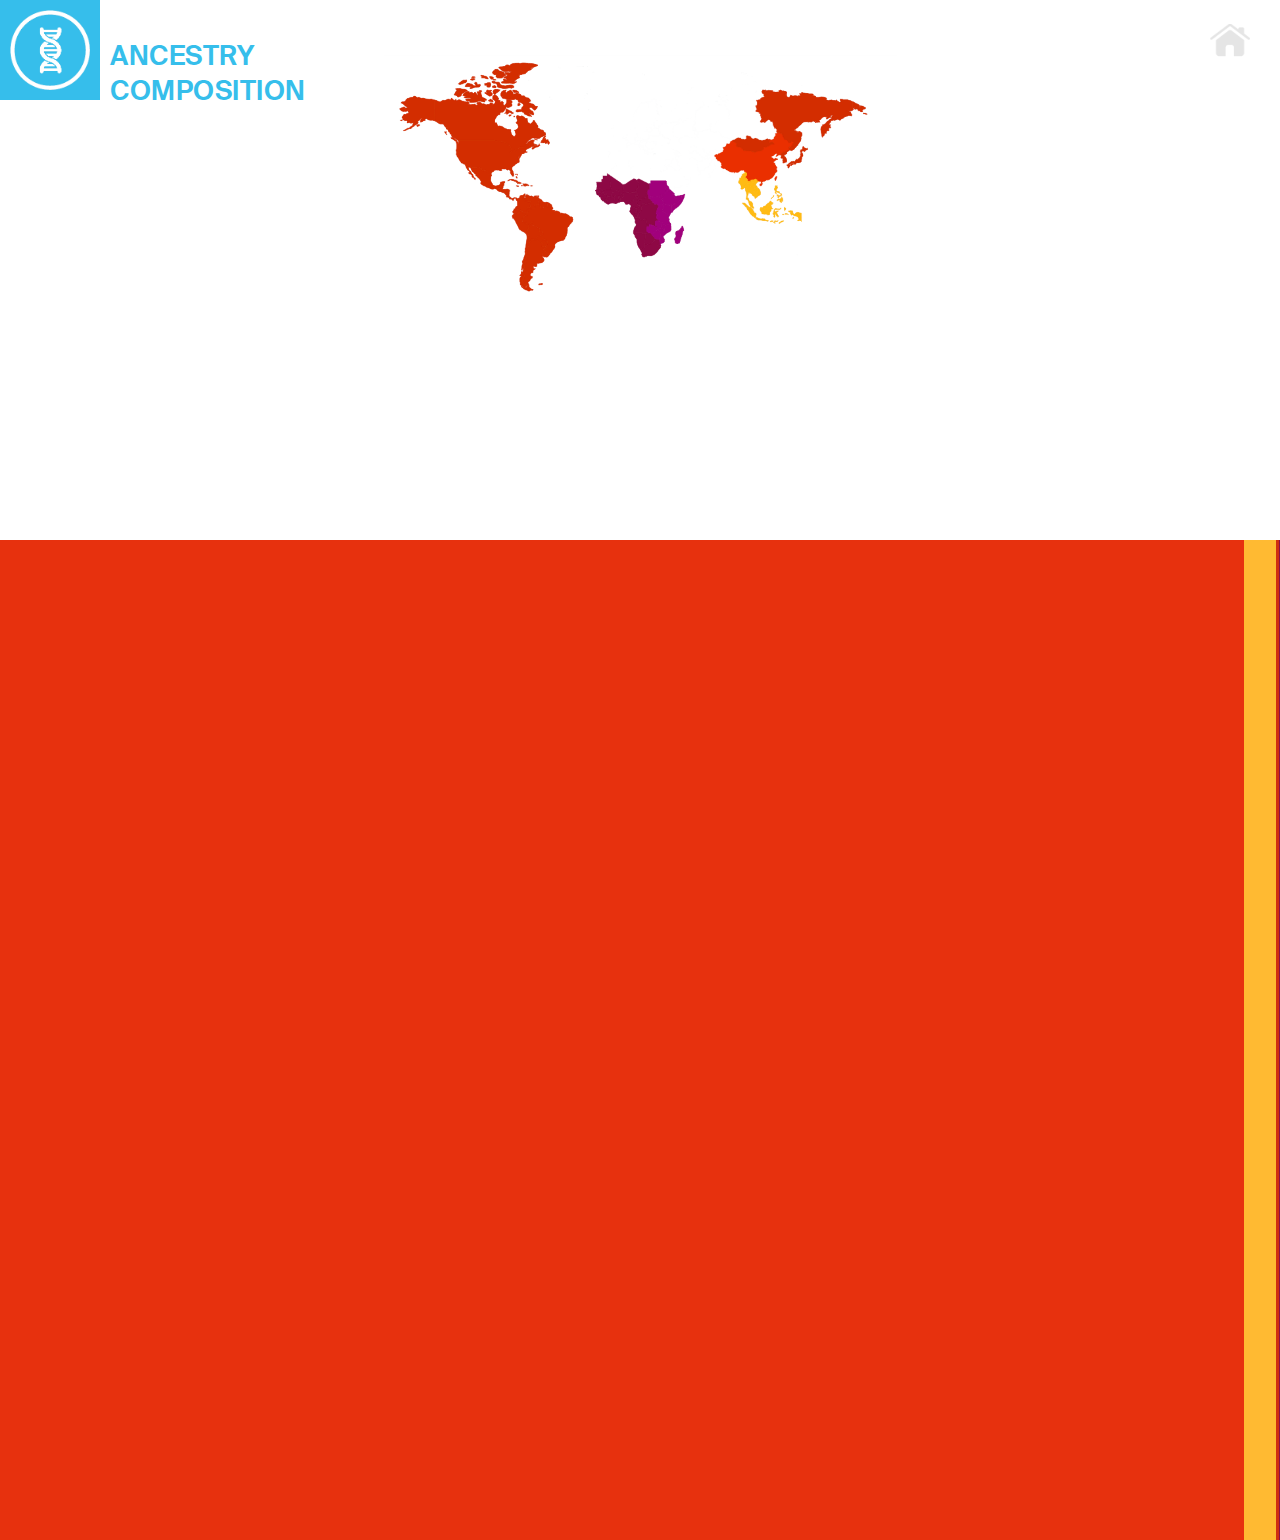
<file: dna.html>
<!DOCTYPE html>
<html lang="en">
	<head>
		<meta charset="utf-8">
		<meta name="viewport"
    content="width=device-width,
    initial-scale=1">
		<title>Jonathan H. Kho</title>
		<script   src="https://code.jquery.com/jquery-3.0.0.min.js"   integrity="sha256-JmvOoLtYsmqlsWxa7mDSLMwa6dZ9rrIdtrrVYRnDRH0=" crossorigin="anonymous"></script>
    <script src="script.js"></script>
		<link href="style.css" rel="stylesheet">
	</head>

	<body>

		<img src='8_white.png' class="icon">

		<a href="index.html"><img src="homeicon.png" class="homeicon"	/></a>
		
		<img src='map.png' class="map">

		<div class="dnabar1"></div>
		<div class="dnabar2"></div>
		<div class="dnabar3"></div>
		<div class="dnabar4"></div>

		<p class="dnatype1">
		97.2% EAST ASIAN (CHINESE)
		</p>

		<p class="dnatype2">
		2.5% SOUTHEAST ASIAN
		</p>

		<p class="dnatype3">
		0.3% BROADLY EASY ASIAN &amp NATIVE AMERICAN
		</p>

		<p class="dnatype4">
		0.1% SUB-SAHARAN AFRICAN
		</p>


		<p class="dnatype">
		ANCESTRY <br />
		COMPOSITION
		</p>
		<div class="dnabackground">
	</body>
</html>
</file>
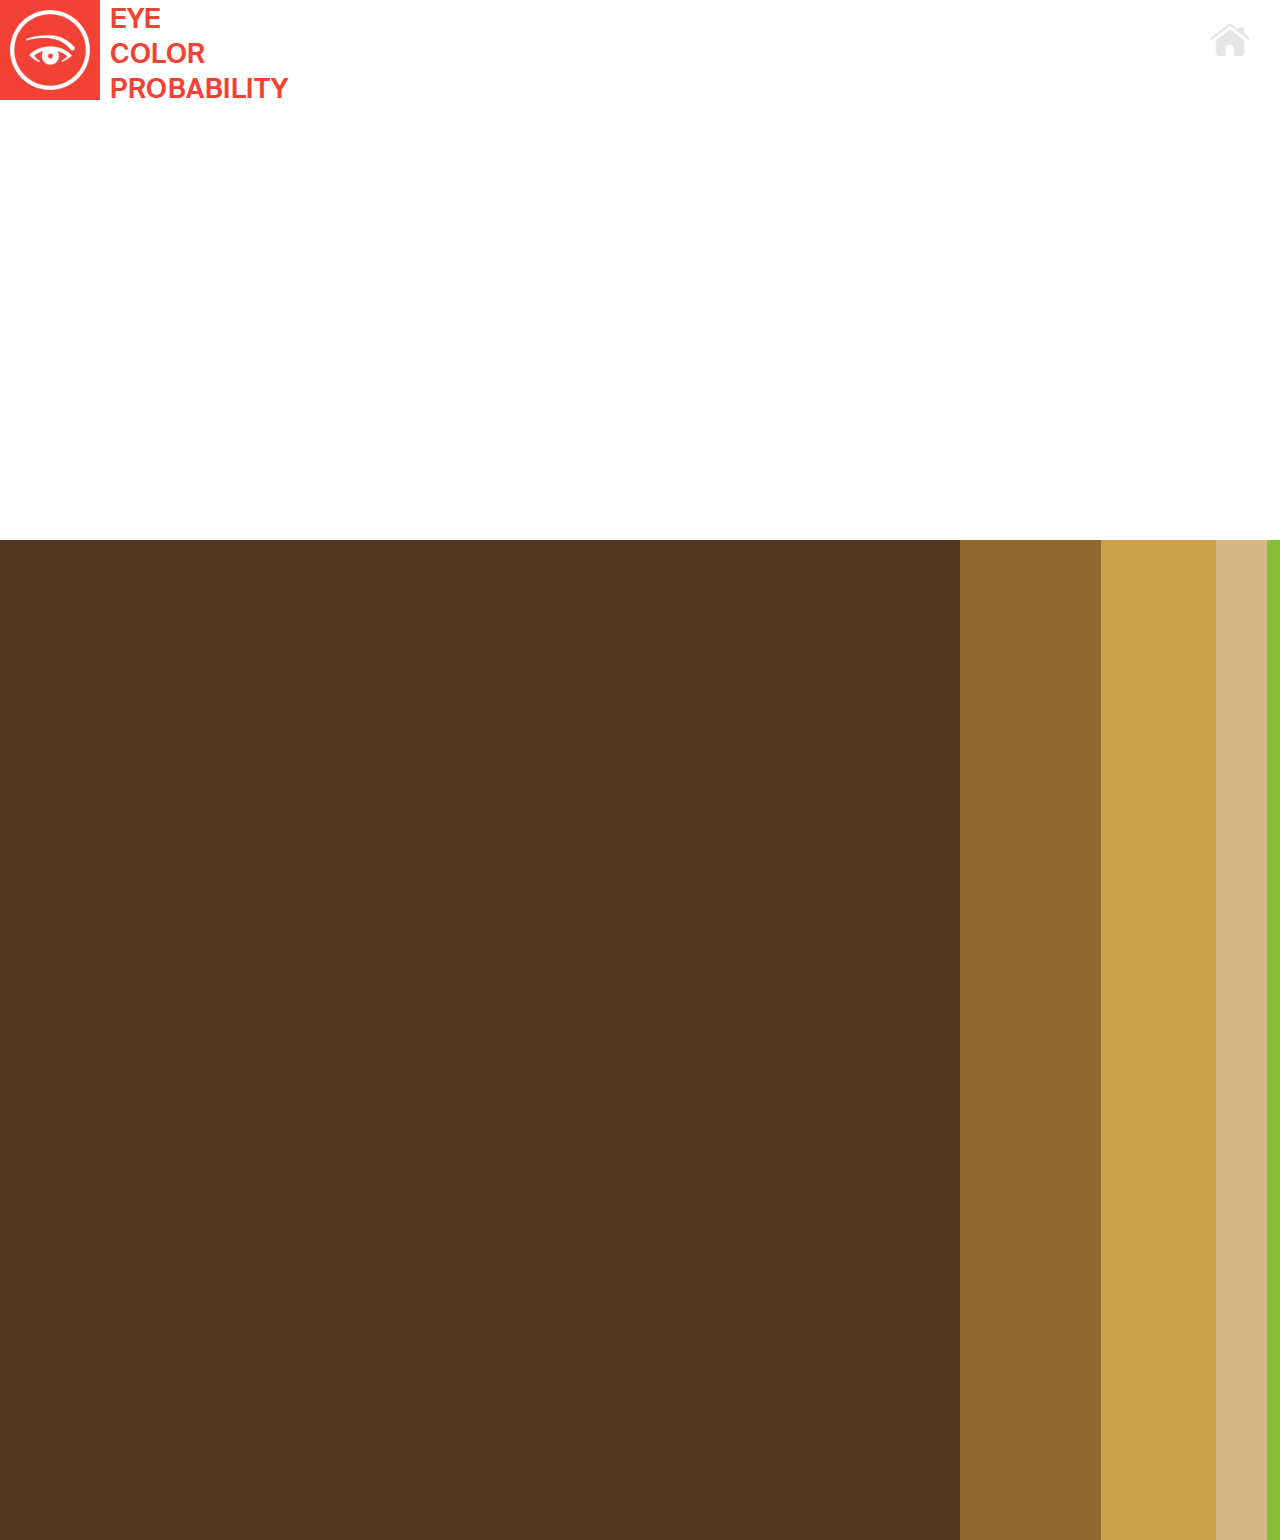
<file: eye.html>
<!DOCTYPE html>
<html lang="en">
	<head>
		<meta charset="utf-8">
		<meta name="viewport"
    content="width=device-width,
    initial-scale=1">
		<title>Eye Color</title>
		<script   src="https://code.jquery.com/jquery-3.0.0.min.js"   integrity="sha256-JmvOoLtYsmqlsWxa7mDSLMwa6dZ9rrIdtrrVYRnDRH0=" crossorigin="anonymous"></script>
    <script src="script.js"></script>
		<link href="style.css" rel="stylesheet">
	</head>

	<body>
		<img src='1_white.png' class="icon">
		
		<a href="index.html"><img src="homeicon.png" class="homeicon"	/></a>

		<div class="bar1"></div>
		<div class="bar2"></div>
		<div class="bar3"></div>
		<div class="bar4"></div>
		<div class="bar5"></div>

		<p class="chancetype">
		75% DARK BROWN
		</p>

		<p class="chancetype2">
		11% LIGHT BROWN
		</p>

		<p class="chancetype3">
		9% DARK HAZEL
		</p>

		<p class="chancetype4">
		4% LIGHT BROWN
		</p>

		<p class="chancetype5">
		1% GREEN
		</p>



		<p class="eyetype">
		EYE <br /> COLOR <BR /> PROBABILITY
		</p>




		<div class="eyebackground">
		</div>
		</div>
	</body>
</html>
</file>
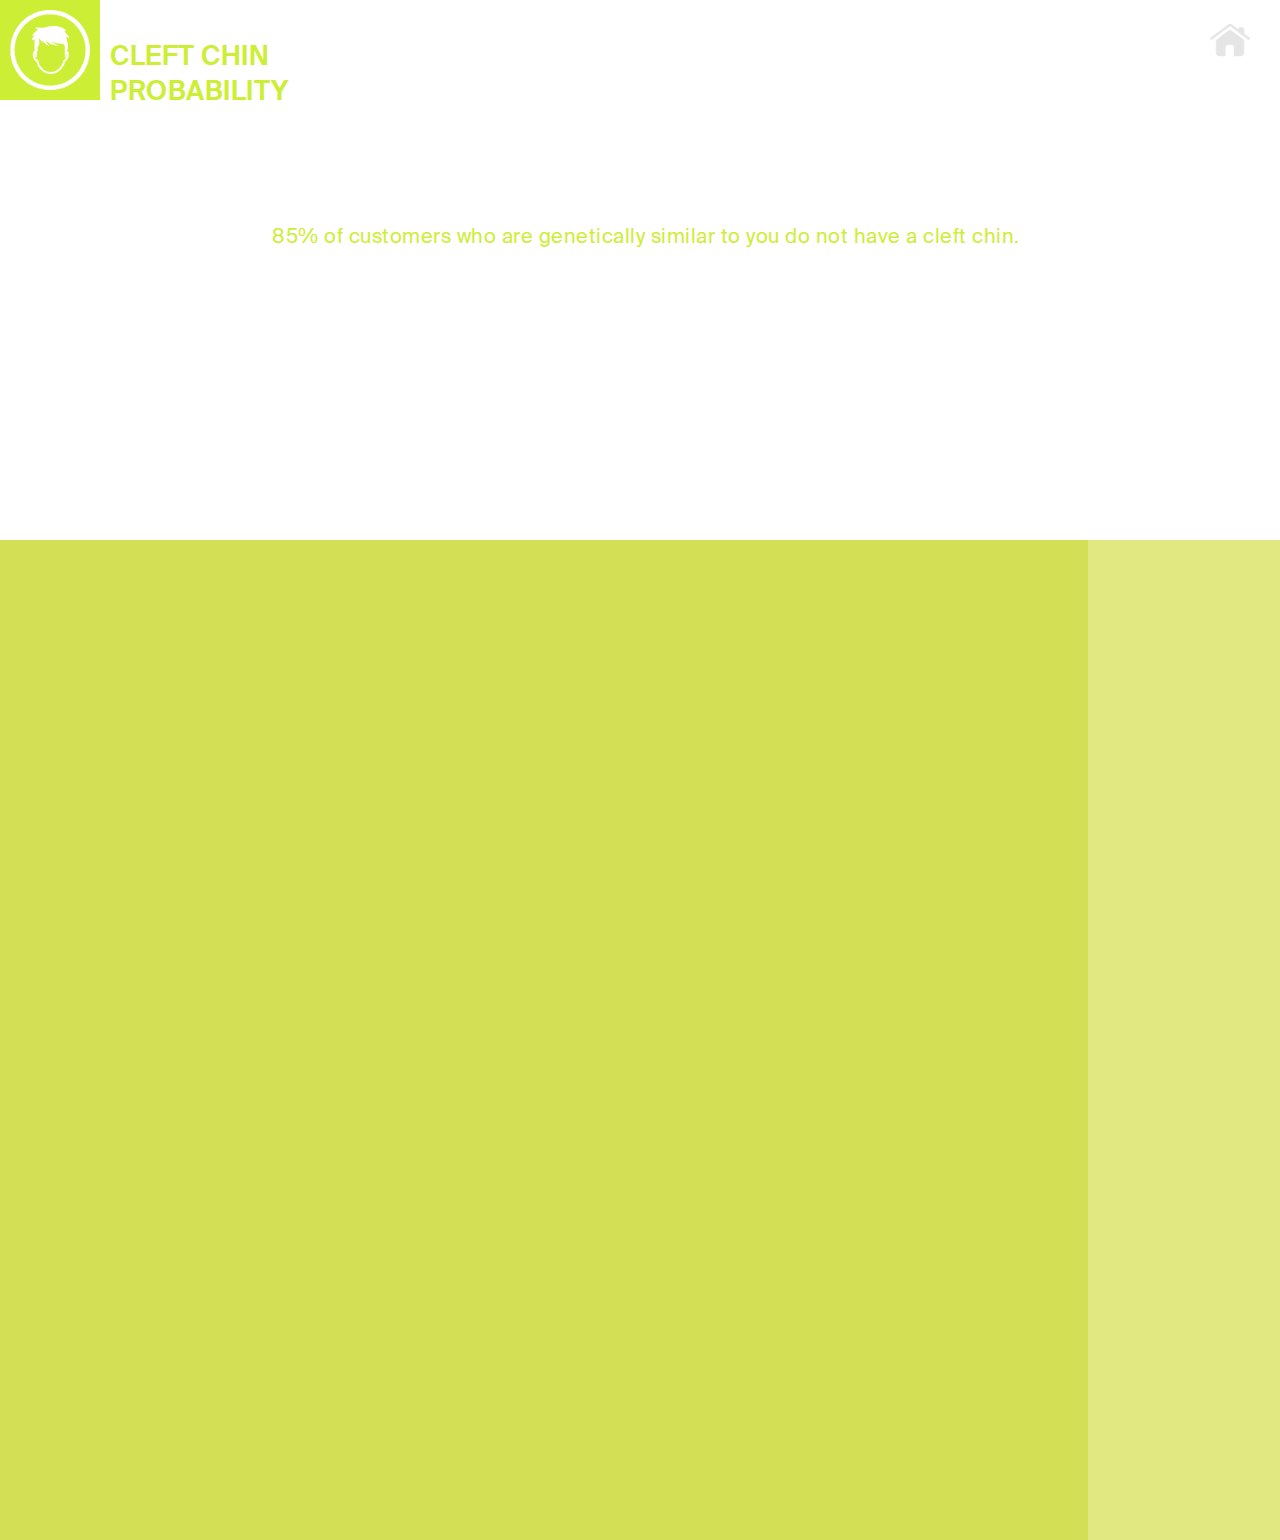
<file: face.html>
<!DOCTYPE html>
<html lang="en">
	<head>
		<meta charset="utf-8">
		<meta name="viewport"
    content="width=device-width,
    initial-scale=1">
		<title>Jonathan H. Kho</title>
		<script   src="https://code.jquery.com/jquery-3.0.0.min.js"   integrity="sha256-JmvOoLtYsmqlsWxa7mDSLMwa6dZ9rrIdtrrVYRnDRH0=" crossorigin="anonymous"></script>
    <script src="script.js"></script>
		<link href="style.css" rel="stylesheet">
	</head>

	<body>

		<img src='5_white.png' class="icon">

		<a href="index.html"><img src="homeicon.png" class="homeicon"	/></a>

    <p class="faceinfo">
    85% of customers who are genetically similar to you do not have a cleft chin.
    </p>


		<div class="facebar1"></div>
		<div class="facebar2"></div>

		<p class="facetype1">
		85% CLEFT CHIN
		</p>

		<p class="facetype2">
		15% NO CLEFT CHIN
		</p>



		<p class="facetype">
		CLEFT CHIN<br /> PROBABILITY
		</p>
		<div class="facebackground">
	</body>
</html>
</file>
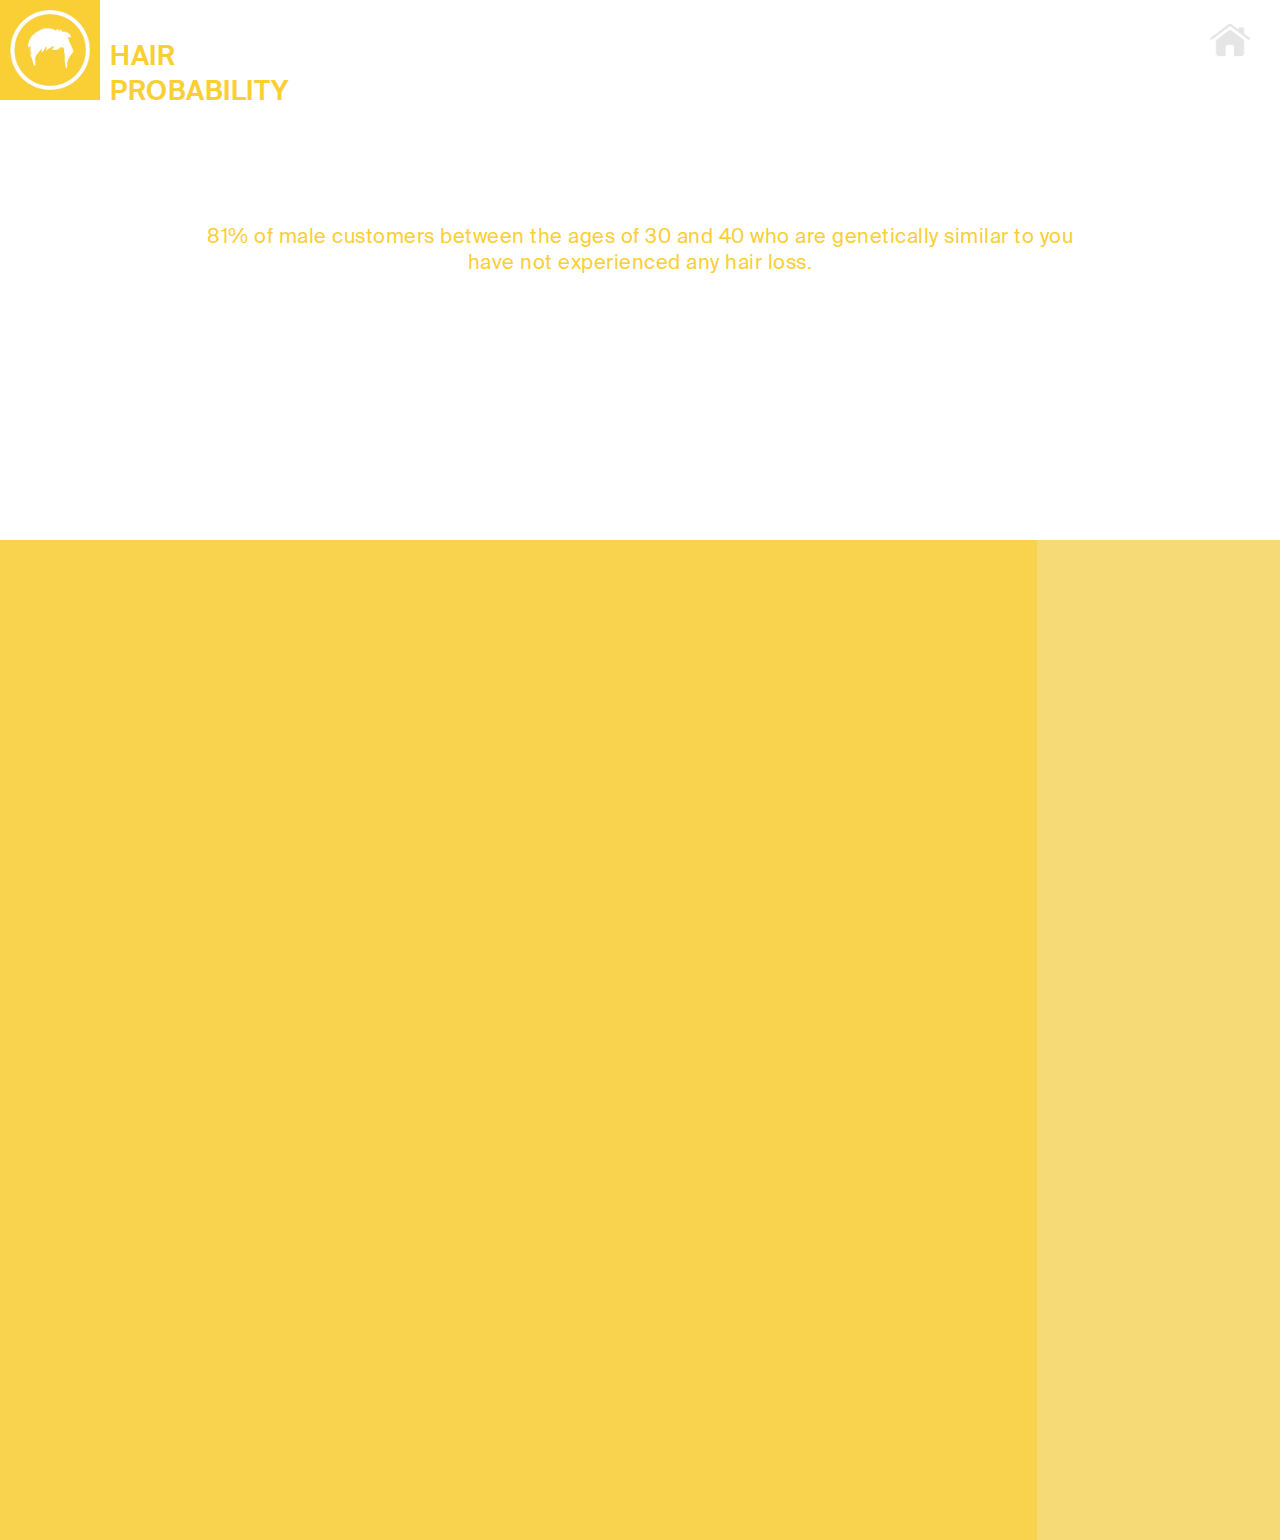
<file: hair.html>
<!DOCTYPE html>
<html lang="en">
	<head>
		<meta charset="utf-8">
		<meta name="viewport"
    content="width=device-width,
    initial-scale=1">
		<title>Jonathan H. Kho</title>
		<script   src="https://code.jquery.com/jquery-3.0.0.min.js"   integrity="sha256-JmvOoLtYsmqlsWxa7mDSLMwa6dZ9rrIdtrrVYRnDRH0=" crossorigin="anonymous"></script>
    <script src="script.js"></script>
		<link href="style.css" rel="stylesheet">
	</head>

	<body>

		<img src='4_white.png' class="icon">

		<a href="index.html"><img src="homeicon.png" class="homeicon"	/></a>

    <p class="hairinfo">
    81% of male customers between the ages of 30 and 40 who are genetically similar to you have not experienced any hair loss.
    </p>

		<div class="hairbar1"></div>
		<div class="hairbar2"></div>

		<p class="hairtype1">
		81% NO HAIR LOSS
		</p>

		<p class="hairtype2">
		19% HAIR LOSS
		</p>

		<p class="hairtype">
		HAIR <br /> PROBABILITY
		</p>
		<div class="hairbackground">
	</body>
</html>
</file>
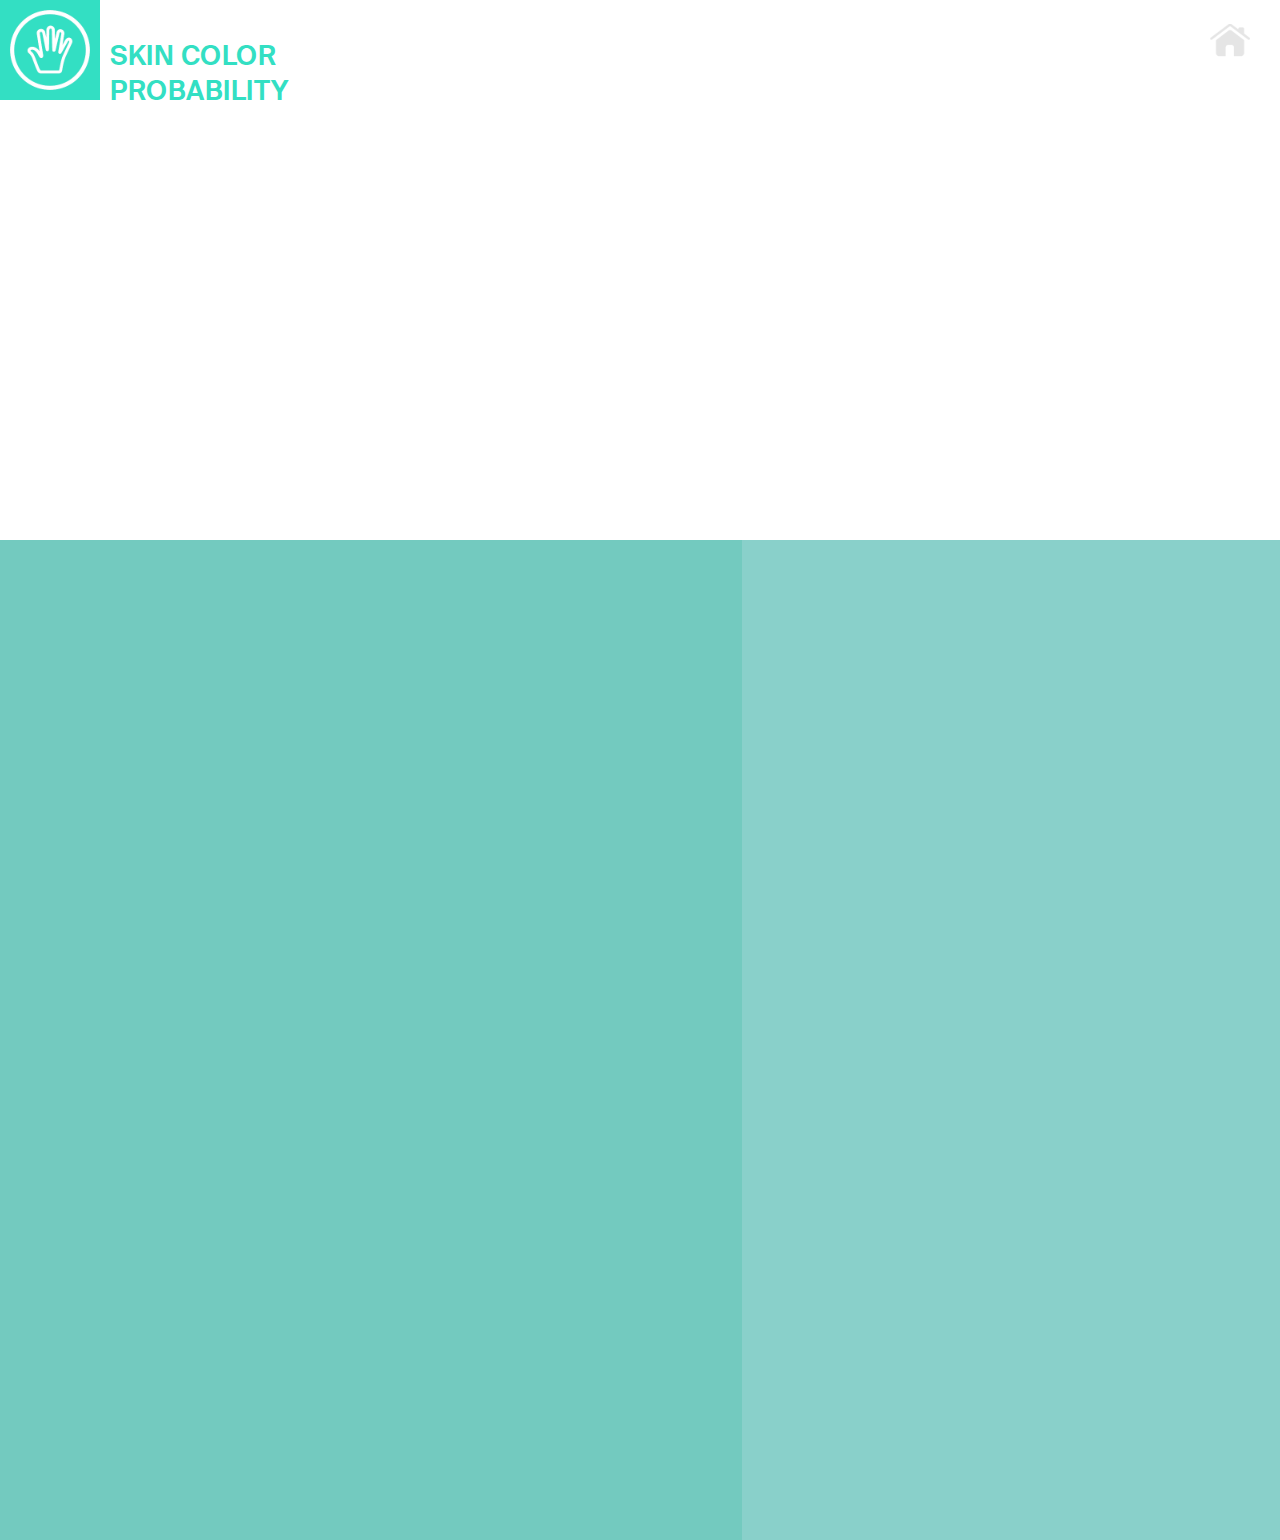
<file: hand.html>
<!DOCTYPE html>
<html lang="en">
	<head>
		<meta charset="utf-8">
		<meta name="viewport"
    content="width=device-width,
    initial-scale=1">
		<title>Jonathan H. Kho</title>
		<script   src="https://code.jquery.com/jquery-3.0.0.min.js"   integrity="sha256-JmvOoLtYsmqlsWxa7mDSLMwa6dZ9rrIdtrrVYRnDRH0=" crossorigin="anonymous"></script>
    <script src="script.js"></script>
		<link href="style.css" rel="stylesheet">
	</head>

	<body>

		<img src='7_white.png' class="icon">

		<a href="index.html"><img src="homeicon.png" class="homeicon"	/></a>


		<div class="skinbar1"></div>
		<div class="skinbar2"></div>

		<p class="skintype1">
		58% DARKER SKIN
		</p>

		<p class="skintype2">
		42% LIGHTER SKIN
		</p>



		<p class="skintype">
		SKIN COLOR <br /> PROBABILITY
		</p>
		<div class="skinbackground">
	</body>
</html>
</file>
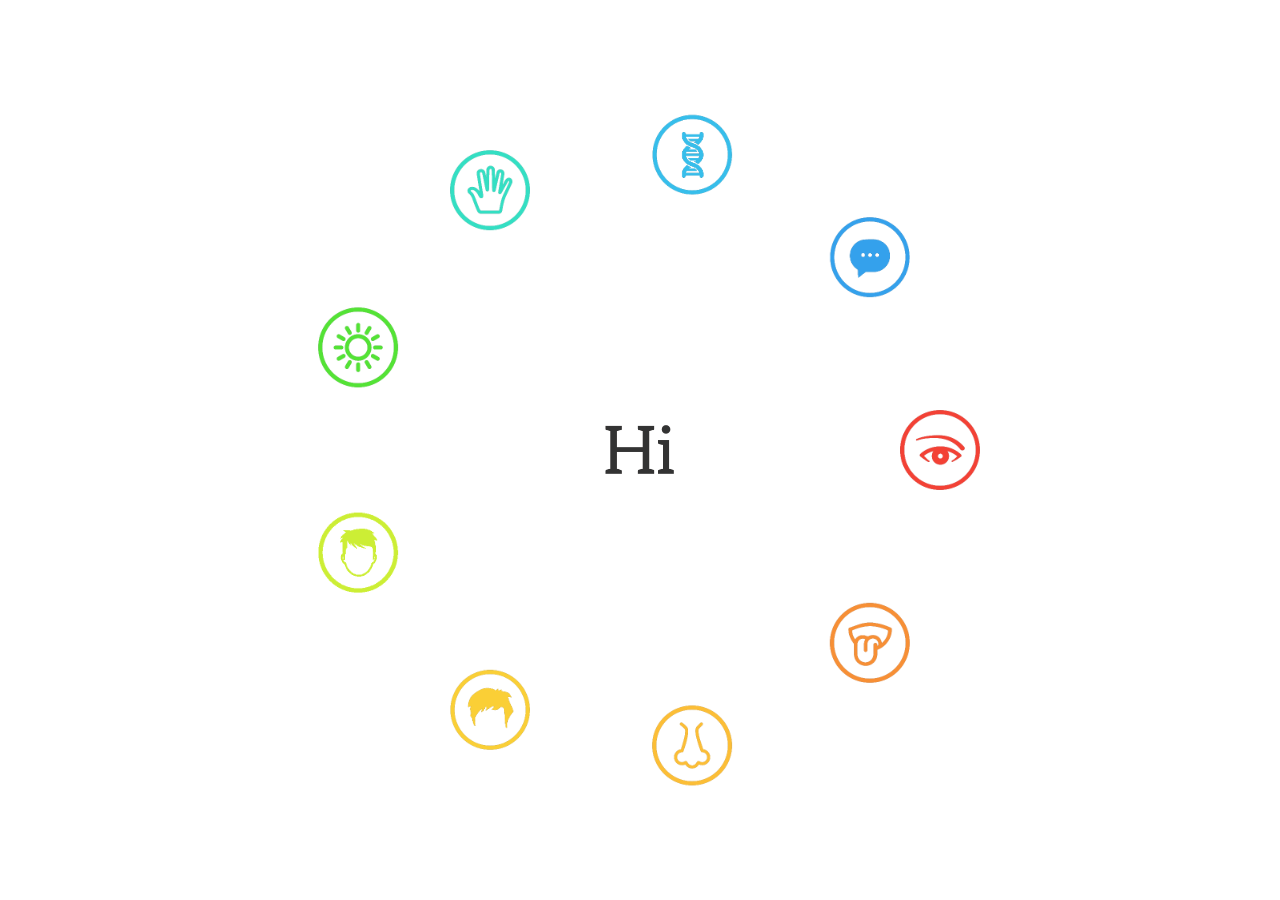
<file: helloworldindex.html>
<!DOCTYPE html>
<html lang="en">
	<head>
		<meta charset="utf-8">
		<meta name="viewport"
    content="width=device-width,
    initial-scale=1">
		<title>Jonathan H. Kho</title>
		<script   src="https://code.jquery.com/jquery-3.0.0.min.js"   integrity="sha256-JmvOoLtYsmqlsWxa7mDSLMwa6dZ9rrIdtrrVYRnDRH0=" crossorigin="anonymous"></script>
    <script src="script.js"></script>
		<link href="style.css" rel="stylesheet">
	</head>

	<body>
		<div class='circle-container'>
		    <a href='#' class='center'><img src='hi.gif' class='nomove'></a>
		    <a href='eye.html' class='deg0 invert'><img src='1.png'></a>
		    <a href='tongue.html' class='deg40 invert'><img src='2.png'></a>
		    <a href='nose.html' class='deg80 invert'><img src='3.png'></a>
		    <a href='hair.html' class='deg120 invert'><img src='4.png'></a>
		    <a href='face.html' class='deg160 invert'><img src='5.png'></a>
		    <a href='sun.html' class='deg200 invert'><img src='6.png'></a>
				<a href='hand.html' class='deg240 invert'><img src='7.png'></a>
				<a href='dna.html' class='deg280 invert'><img src='8.png'></a>
				<a href='language.html' class='deg320 invert'><img src='9.png'></a>
		</div>
	</body>
</html>
</file>
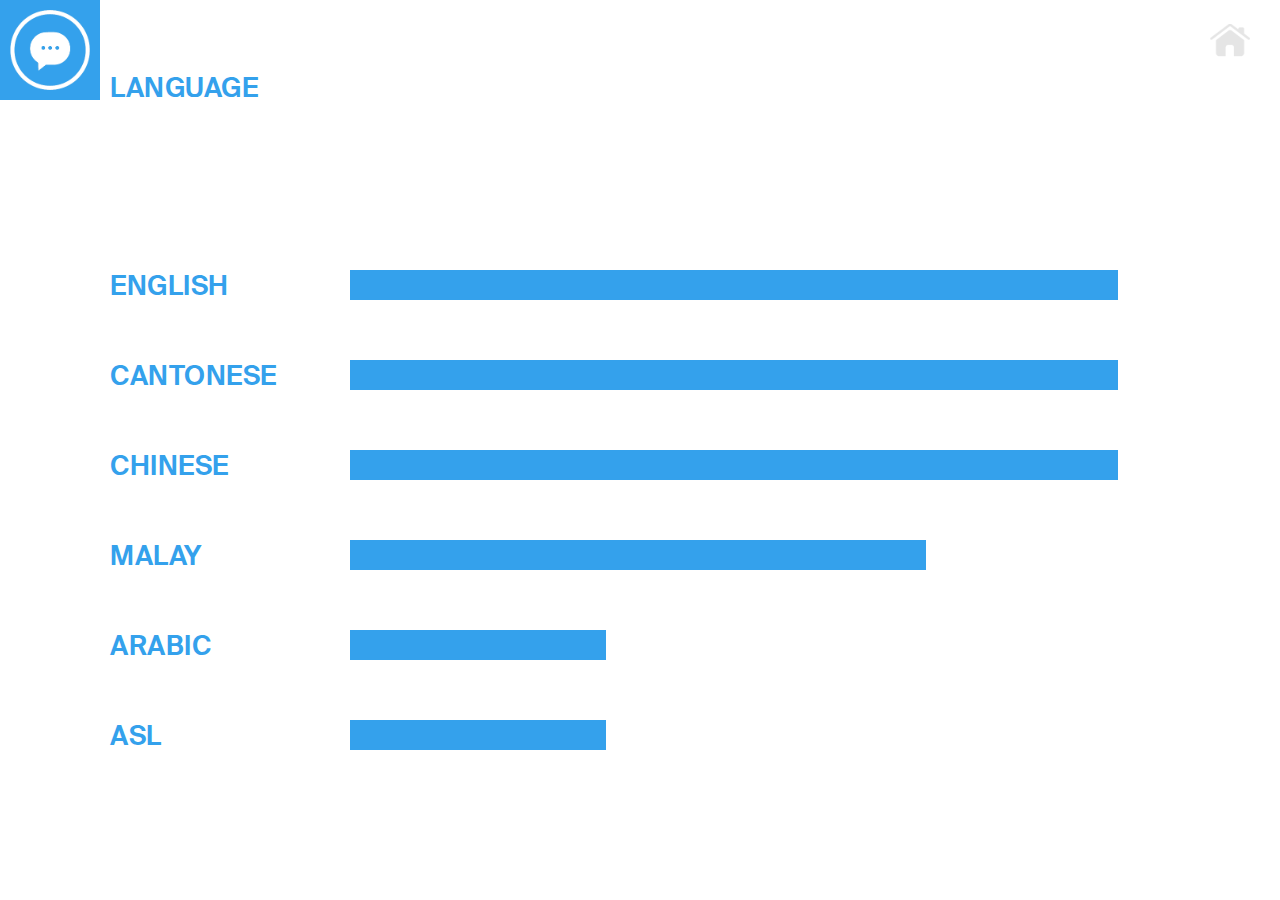
<file: language.html>
<!DOCTYPE html>
<html lang="en">
	<head>
		<meta charset="utf-8">
		<meta name="viewport"
    content="width=device-width,
    initial-scale=1">
		<title>Jonathan H. Kho</title>
		<script   src="https://code.jquery.com/jquery-3.0.0.min.js"   integrity="sha256-JmvOoLtYsmqlsWxa7mDSLMwa6dZ9rrIdtrrVYRnDRH0=" crossorigin="anonymous"></script>
    <script src="script.js"></script>
		<link href="style.css" rel="stylesheet">
	</head>

	<body>

		<img src='9_white.png' class="icon">

		<a href="index.html"><img src="homeicon.png" class="homeicon"	/></a>

		<div class="languagebar1"></div>
		<div class="languagebar2"></div>
		<div class="languagebar3"></div>
		<div class="languagebar4"></div>
		<div class="languagebar5"></div>
		<div class="languagebar6"></div>

		<p class="languagetype1">
		ENGLISH
		</p>

		<p class="languagetype2">
		CANTONESE
		</p>

		<p class="languagetype3">
		CHINESE
		</p>

		<p class="languagetype4">
		MALAY
		</p>

		<p class="languagetype5">
		ARABIC
		</p>

		<p class="languagetype6">
		ASL
		</p>


		<p class="languagetype">
		LANGUAGE
		</p>
		<div class="languagebackground">
	</body>
</html>
</file>
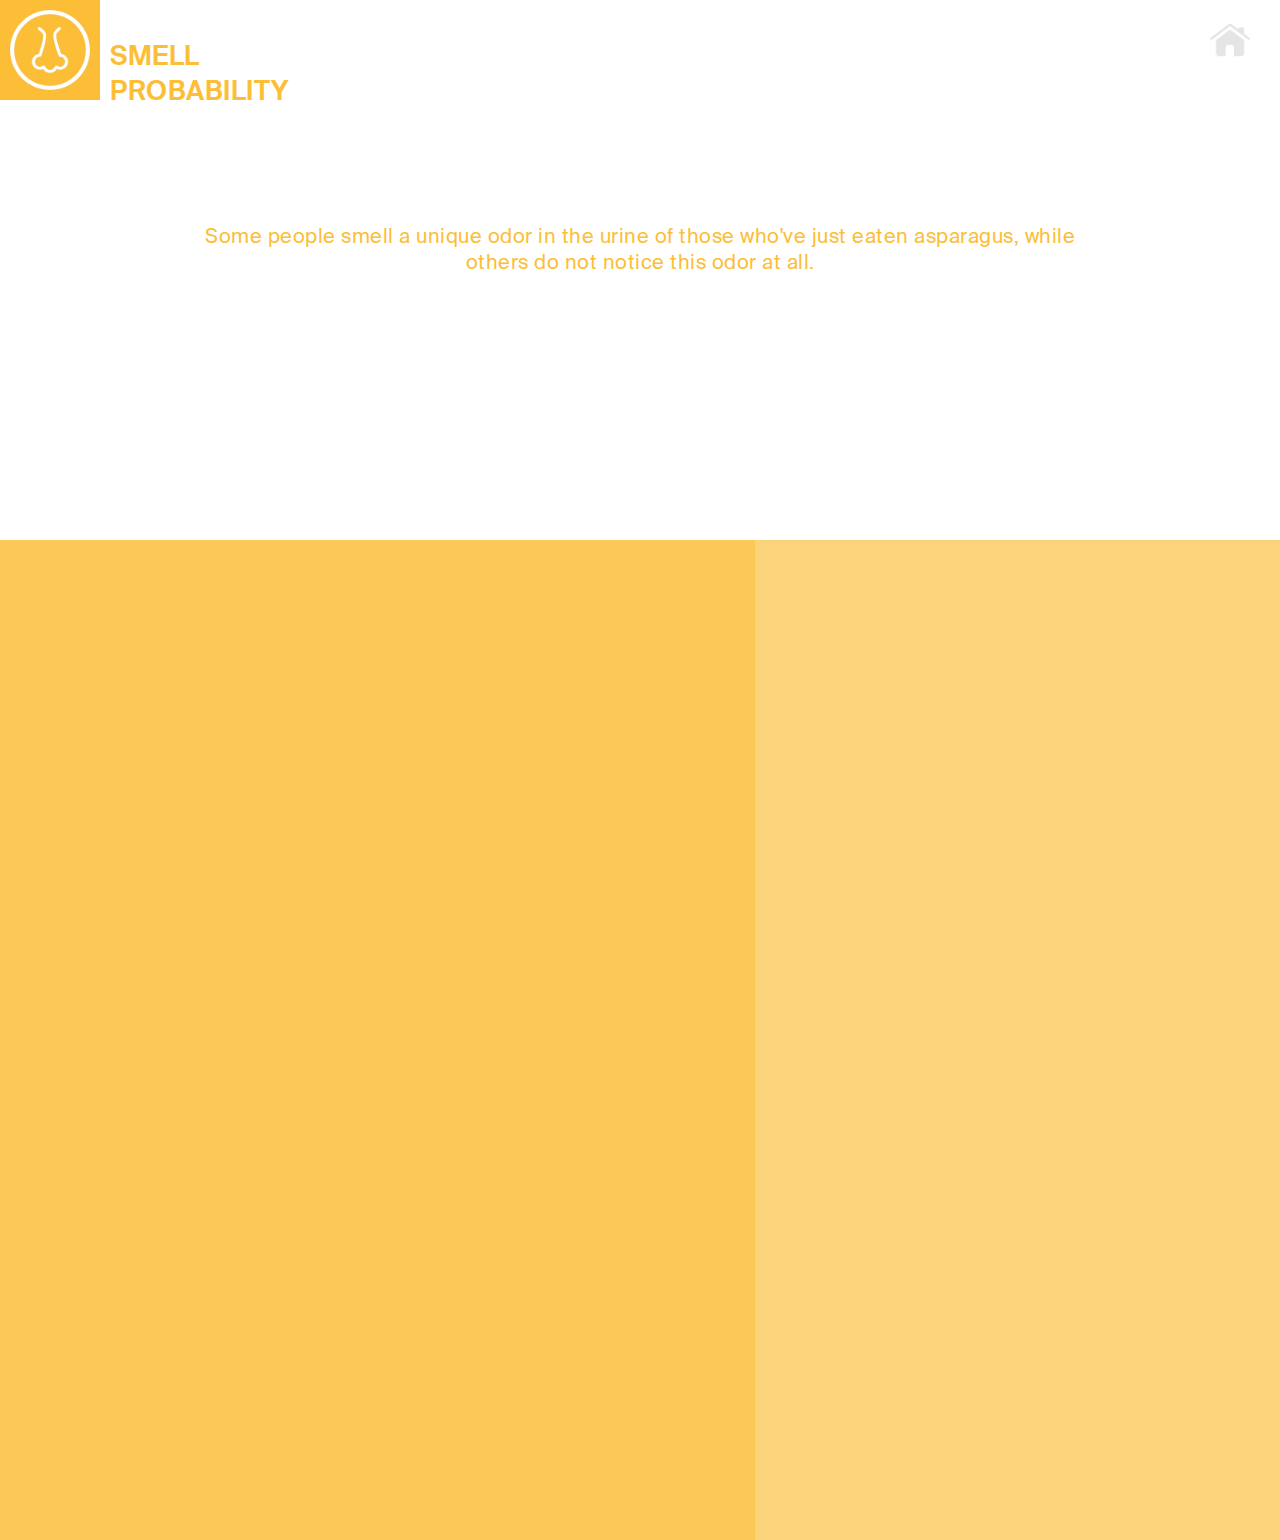
<file: nose.html>
<!DOCTYPE html>
<html lang="en">
	<head>
		<meta charset="utf-8">
		<meta name="viewport"
    content="width=device-width,
    initial-scale=1">
		<title>Jonathan H. Kho</title>
		<script   src="https://code.jquery.com/jquery-3.0.0.min.js"   integrity="sha256-JmvOoLtYsmqlsWxa7mDSLMwa6dZ9rrIdtrrVYRnDRH0=" crossorigin="anonymous"></script>
    <script src="script.js"></script>
		<link href="style.css" rel="stylesheet">
	</head>

	<body>

		<img src='3_white.png' class="icon">

		<a href="index.html"><img src="homeicon.png" class="homeicon"	/></a>

    <p class="noseinfo">
    Some people smell a unique odor in the urine of those who've just eaten asparagus, while others do not notice this odor at all.
    </p>


		<div class="nosebar1"></div>
		<div class="nosebar2"></div>

		<p class="nosetype1">
		59% CAN SMELL
		</p>

		<p class="nosetype2">
		41% CAN'T SMELL
		</p>



		<p class="nosetype">
		SMELL <br /> PROBABILITY
		</p>
		<div class="nosebackground">
	</body>
</html>
</file>
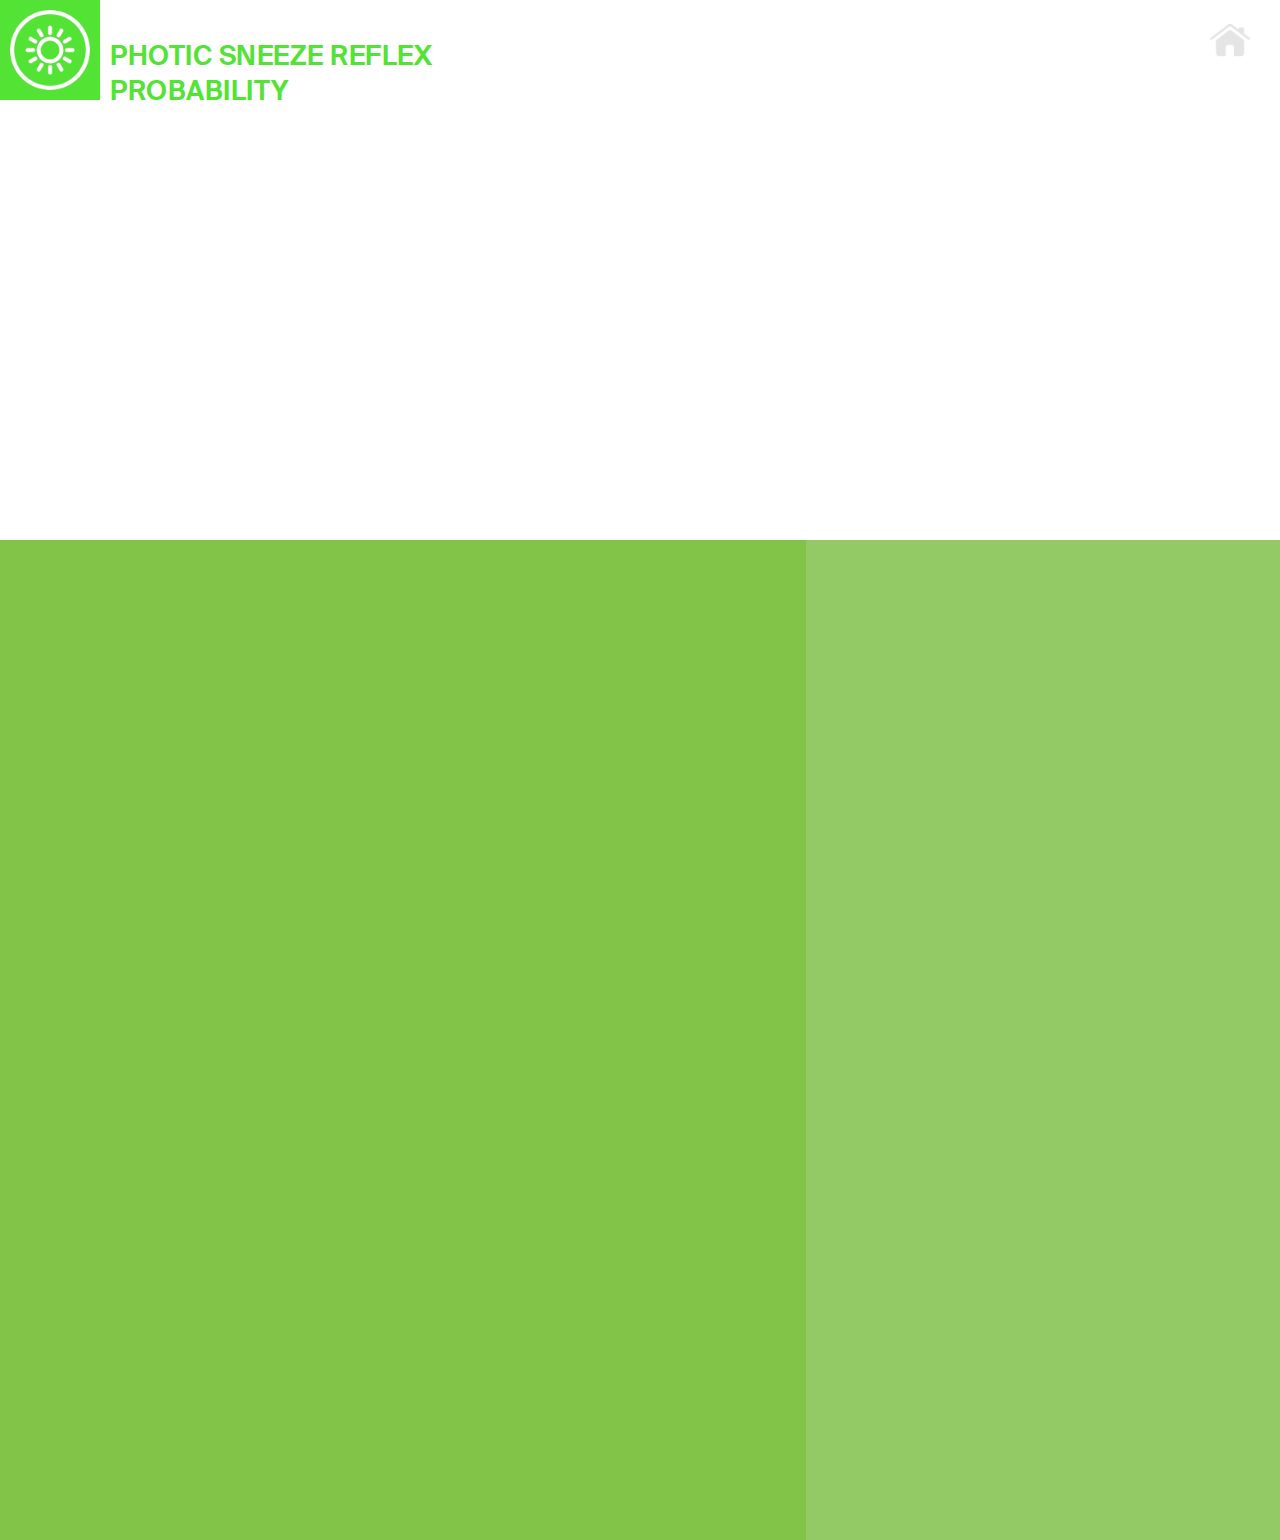
<file: sun.html>
<!DOCTYPE html>
<html lang="en">
	<head>
		<meta charset="utf-8">
		<meta name="viewport"
    content="width=device-width,
    initial-scale=1">
		<title>Jonathan H. Kho</title>
		<script   src="https://code.jquery.com/jquery-3.0.0.min.js"   integrity="sha256-JmvOoLtYsmqlsWxa7mDSLMwa6dZ9rrIdtrrVYRnDRH0=" crossorigin="anonymous"></script>
    <script src="script.js"></script>
		<link href="style.css" rel="stylesheet">
	</head>

	<body>

		<img src='6_white.png' class="icon">

		<a href="index.html"><img src="homeicon.png" class="homeicon"	/></a>


		<div class="sunbar1"></div>
		<div class="sunbar2"></div>

		<p class="suntype1">
		63% NO PHOTIC SNEEZE REFLEX

		</p>

		<p class="suntype2">
		42% PHOTIC SNEEZE REFLEX
		</p>



		<p class="suntype">
		PHOTIC SNEEZE REFLEX<br /> PROBABILITY
		</p>
		<div class="sunbackground">
	</body>
</html>
</file>
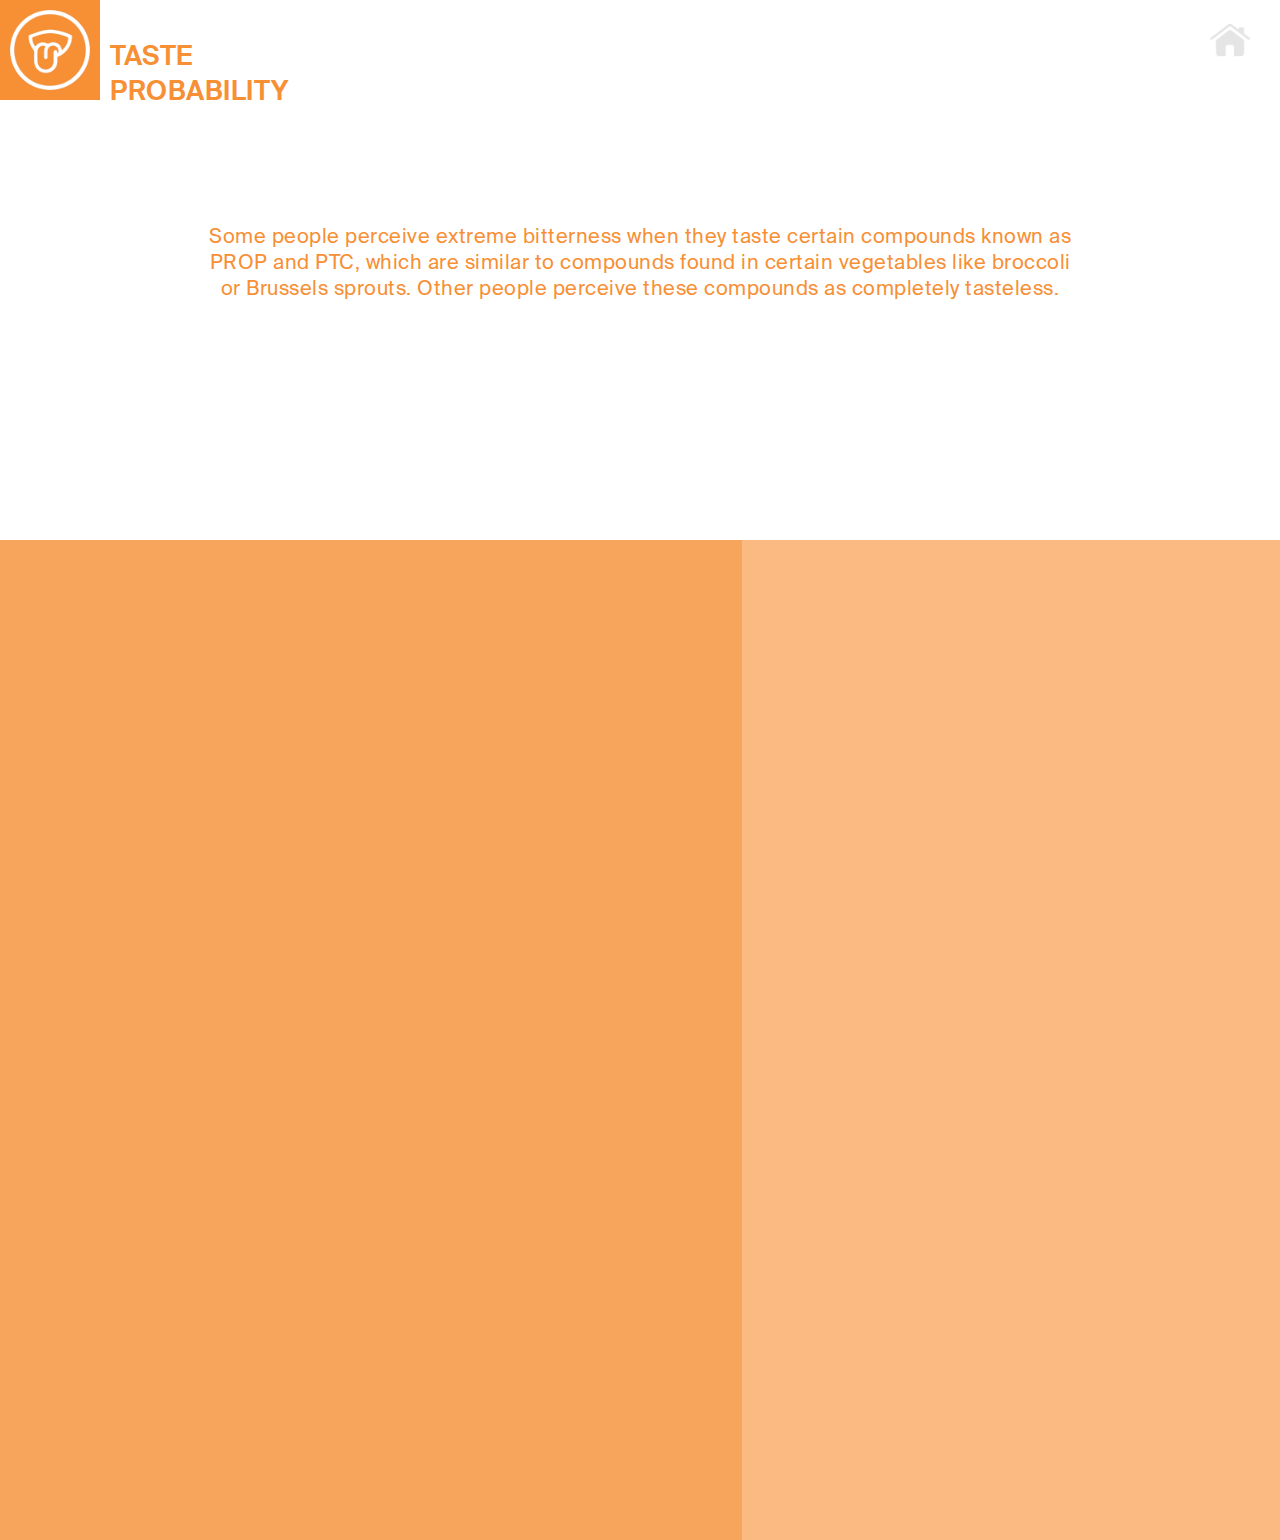
<file: tongue.html>
<!DOCTYPE html>
<html lang="en">
	<head>
		<meta charset="utf-8">
		<meta name="viewport"
    content="width=device-width,
    initial-scale=1">
		<title>Jonathan H. Kho</title>
		<script   src="https://code.jquery.com/jquery-3.0.0.min.js"   integrity="sha256-JmvOoLtYsmqlsWxa7mDSLMwa6dZ9rrIdtrrVYRnDRH0=" crossorigin="anonymous"></script>
    <script src="script.js"></script>
		<link href="style.css" rel="stylesheet">
	</head>

	<body>

		<img src='2_white.png' class="icon">

		<a href="index.html"><img src="homeicon.png" class="homeicon"	/></a>

    <p class="tongueinfo">
    Some people perceive extreme bitterness when they taste certain compounds known as PROP and PTC, which are similar to compounds found in certain vegetables like broccoli or Brussels sprouts. Other people perceive these compounds as completely tasteless.
    </p>


		<div class="tonguebar1"></div>
		<div class="tonguebar2"></div>

		<p class="tonguetype1">
		58% CAN TASTE
		</p>

		<p class="tonguetype2">
		42% CAN'T TASTE
		</p>



		<p class="tonguetype">
		TASTE <br /> PROBABILITY
		</p>
		<div class="tonguebackground">
	</body>
</html>
</file>
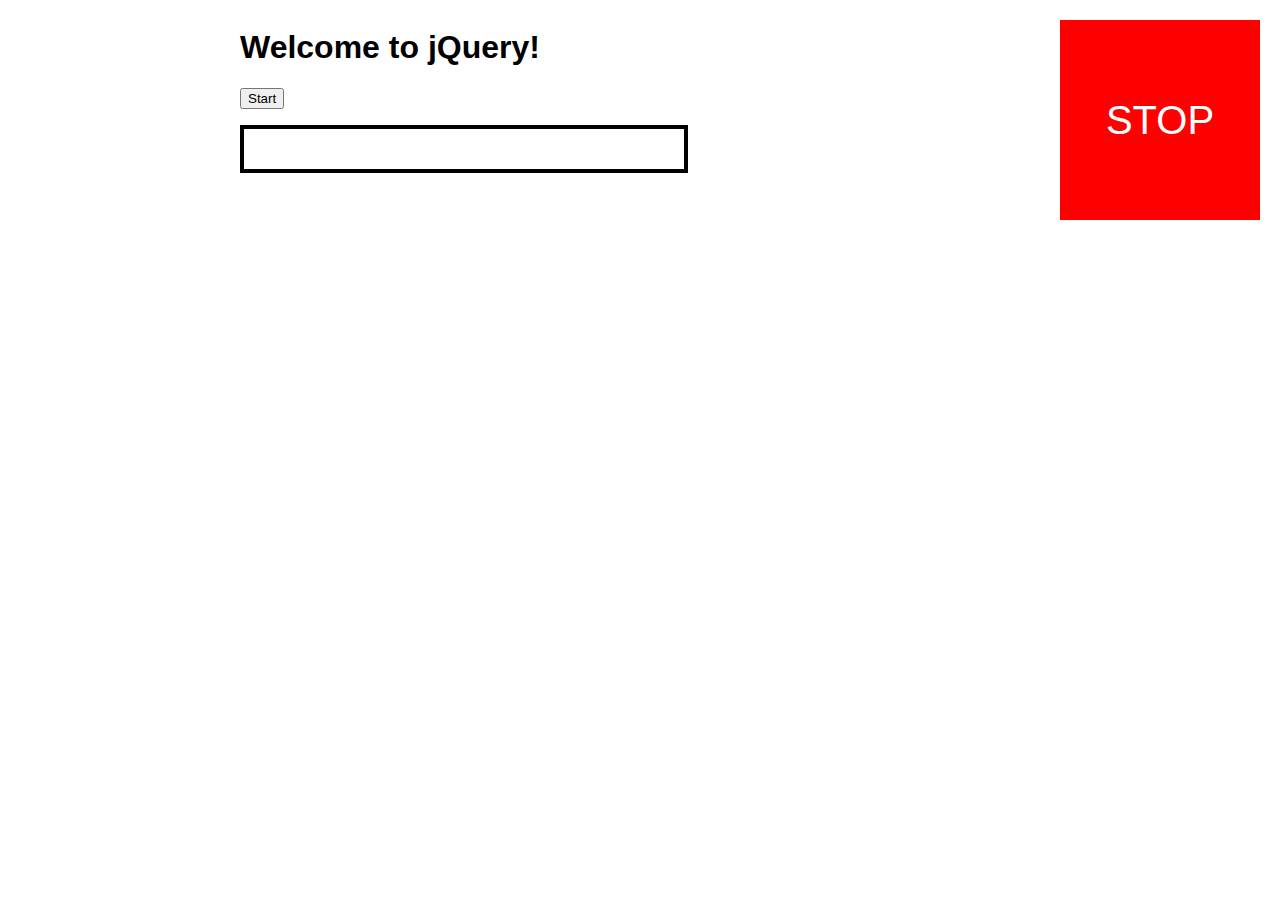
<file: jquery_exercise/jqueryhomework.html>
<!doctype html>

<html>
  <head>
    <title>jQuery Homework</title>
    <link rel="stylesheet" href="css/style.css" />
  </head>
  


  <body>

    <div class="wrapper">

    <header role="banner">
      <h1>Welcome to jQuery!</h1>
	</header>

	<div id="status">
        STOP
	</div>

	<img src="img/cat.gif" id="cat">

    <img src="img/pirate.gif" id="pirate">



    <div id="main" role="content">
		<button id="toggle">Start</button>

		<p id="keys">
		</p>
    </div>


    </div>

    <script src="js/jquery.js"></script>
    <script src="js/script.js"></script>


     <style>
      .greenbackground {
      background-color: green !important;
      }
    </style>

  </body>
</html>
</file>
<file: style.css>
body, * {
  margin: 0 ;
  padding: 0 ;
  border: 0 ;
  box-sizing: border-box;
}

/*html, body {
    height: 100%;
}*/
body {
  overflow-y: hidden;
}

@font-face {
    font-family: "Suisse Int'l Semi Bold";
    src:url('SuisseIntl-SemiBold.otf') format("opentype");
    font-style: normal;
    font-weight: normal;
}

@font-face {
    font-family: "Suisse Int'l Regular";
    src:url('SuisseIntl-Regular.otf') format("opentype");
    font-style: normal;
    font-weight: normal;
}

.homeicon {
  position: absolute;
  top: 20px;
  right: 30px;
  height: 40px;
  width: auto;
  z-index: 5;
  opacity: 0.1;
}

.circle-container {
    position: absolute;
    top: 50%;
    margin-top: -300px;
    left: 50%;
    margin-left: -300px;
    width: 600px;
    height: 600px;
    /*padding: 2.8em;*/
    /*2.8em = 2em*1.4 (2em = half the width of a link with img, 1.4 = sqrt(2))*/
    /*border: dashed 1px;*/
    border-radius: 300px;
    /*margin: 1.75em auto 0;*/
}
.circle-container a {
    display: block;
    position: absolute;
    top: 50%;
    left: 50%;
    width: 80px;
    height: 80px;
    margin-top: -40px;
    margin-left: -40px;
}

.circle-container img {
  display: block;
  width: 100%;
  opacity: 0.8;
  transition: transform .4s ease-in-out;
}

.deg0 { transform: translate(300px); } /* 250px = half the width of the wrapper */
.deg40 { transform: rotate(40deg) translate(300px) rotate(-40deg); }
.deg80 { transform: rotate(80deg) translate(300px) rotate(-80deg); }
.deg120 { transform: rotate(120deg) translate(300px) rotate(-120deg); }
.deg160 { transform: rotate(160deg) translate(300px) rotate(-160deg); }
.deg200 { transform: rotate(200deg) translate(300px) rotate(-200deg); }
.deg240 { transform: rotate(240deg) translate(300px) rotate(-240deg); }
.deg280 { transform: rotate(280deg) translate(300px) rotate(-280deg); }
.deg320 { transform: rotate(320deg) translate(300px) rotate(-320deg); }

.circle-container img:hover {
  opacity: 1;
  transition: 0.4s;
  transform: rotate(20deg);
}

.nomove {
  transform: none !important;
  position: absolute;
  height: auto;
  width: 200px;
}

.icon {
  position: absolute;
  width: 80px;
  height: 80px;
  top: 10px;
  left: 50px;
  margin-left: -40px;
  z-index: 5;
}

.eyechart {
  position: absolute;
  width: 400px;
  height: 400px;
  top: 50%;
  left: 50%;
  margin-left: -200px;
  margin-top: -200px;
  opacity: 0.7;
}

.bar1 {
  position: absolute;
  width: 75%;
  height: 1000px;
  background-color: #523A20;
  top: 60%;
  left: 0%;
  transition: 0.4s;
  transition-timing-function: ease-in-out;
}

.bar2 {
  position: absolute;
  width: 11%;
  height: 1000px;
  background-color: #8F682D;
  top: 60%;
  left: 75%;
  transition: 0.4s;
  transition-timing-function: ease-in-out;
}

.bar3 {
  position: absolute;
  width: 9%;
  height: 1000px;
  background-color: #CBA04B;
  top: 60%;
  left: 86%;
  transition: 0.4s;
  transition-timing-function: ease-in-out;
}

.bar4 {
  position: absolute;
  width: 4%;
  height: 1000px;
  background-color: #D6B787;
  top: 60%;
  left: 95%;
  transition: 0.4s;
  transition-timing-function: ease-in-out;
}

.bar5 {
  position: absolute;
  width: 1%;
  height: 1000px;
  background-color: #87BE33;
  top: 60%;
  left: 99%;
  transition: 0.4s;
  transition-timing-function: ease-in-out;
}

.bar1:hover, .bar2:hover, .bar3:hover, .bar4:hover, .bar5:hover{
  top: 50%;
}

.bar1:hover ~ .chancetype {
  opacity:1;
}

.bar2:hover ~ .chancetype2 {
  opacity:1;
}

.bar3:hover ~ .chancetype3 {
  opacity:1;
}

.bar4:hover ~ .chancetype4 {
  opacity:1;
}

.bar5:hover ~ .chancetype5 {
  opacity:1;
}

.chancetype {
  font-family: "Suisse Int'l Semi Bold";
  position: absolute;
  top: 30%;
  left: 50%;
  margin-left: -243px;
  color: #523A20;
  font-size: 40pt;
  opacity: 0;
  transition: 0.4s;
}

.chancetype2 {
  font-family: "Suisse Int'l Semi Bold";
  position: absolute;
  top: 30%;
  left: 50%;
  margin-left: -239px;
  color: #8F682D;
  font-size: 40pt;
  opacity: 0;
  transition: 0.4s;
}

.chancetype3 {
  font-family: "Suisse Int'l Semi Bold";
  position: absolute;
  top: 30%;
  left: 50%;
  margin-left: -216px;
  color: #CBA04B;
  font-size: 40pt;
  opacity: 0;
  transition: 0.4s;
}

.chancetype4 {
  font-family: "Suisse Int'l Semi Bold";
  position: absolute;
  top: 30%;
  left: 50%;
  margin-left: -235.5px;
  color: #D6B787;
  font-size: 40pt;
  opacity: 0;
  transition: 0.4s;
}

.chancetype5 {
  font-family: "Suisse Int'l Semi Bold";
  position: absolute;
  top: 30%;
  left: 50%;
  margin-left: -135px;
  color: #87BE33;
  font-size: 40pt;
  opacity: 0;
  transition: 0.4s;
}

.eyebackground {
  height: 100px;
  width: 100px;
  position: absolute;
  left: 0px;
  top: 0px;
  background-color: #F34135;
}

.dnabackground {
  height: 100px;
  width: 100px;
  position: absolute;
  left: 0px;
  top: 0px;
  background-color: #36BEEB;
}

.languagebackground {
  height: 100px;
  width: 100px;
  position: absolute;
  left: 0px;
  top: 0px;
  background-color: #34A1EC;
}

.eyetype {
  font-family: "Suisse Int'l Semi Bold";
  color: #F34135;
  font-size: 20pt;
  position: absolute;
  top: 3px;
  left: 110px;
  letter-spacing: 0.5px;
}

.languagetype {
  font-family: "Suisse Int'l Semi Bold";
  color: #34A1EC;
  font-size: 20pt;
  position: absolute;
  top: 72px;
  left: 110px;
  letter-spacing: 0.5px;
}

.dnatype {
  font-family: "Suisse Int'l Semi Bold";
  color: #36BEEB;
  font-size: 20pt;
  position: absolute;
  top: 40px;
  left: 110px;
  letter-spacing: 0.5px;
}

.map {
  position: absolute;
  top: 6%;
  left: 50%;
  height: 250px;
  margin-left: -256.5px;
  width: auto;
}

.dnabar1 {
  position: absolute;
  width: 97.2%;
  height: 1000px;
  background-color: #E7310E;
  top: 60%;
  left: 0%;
  transition: 0.4s;
  transition-timing-function: ease-in-out;
}

.dnabar2 {
  position: absolute;
  width: 2.5%;
  height: 1000px;
  background-color: #FFBA32;
  top: 60%;
  left: 97.2%;
  transition: 0.4s;
  transition-timing-function: ease-in-out;
}

.dnabar3 {
  position: absolute;
  width: 0.2%;
  height: 1000px;
  background-color: #D02E10;
  top: 60%;
  left: 99.7%;
  transition: 0.4s;
  transition-timing-function: ease-in-out;
}

.dnabar4 {
  position: absolute;
  width: 0.1%;
  height: 1000px;
  background-color: #8C0E45;
  top: 60%;
  left: 99.9%;
  transition: 0.4s;
  transition-timing-function: ease-in-out;
}

.dnabar1:hover, .dnabar2:hover, .dnabar3:hover, .dnabar4:hover, .dnabar5:hover{
  top: 50%;
}

.dnabar1:hover ~ .dnatype1 {
  opacity:1;
}

.dnabar2:hover ~ .dnatype2 {
  opacity:1;
}

.dnabar3:hover ~ .dnatype3 {
  opacity:1;
}

.dnabar4:hover ~ .dnatype4 {
  opacity:1;
}


.dnatype1 {
  font-family: "Suisse Int'l Semi Bold";
  position: absolute;
  top: 40%;
  left: 50%;
  margin-left: -280px;
  color: #E7310E;
  font-size: 30pt;
  opacity: 0;
  transition: 0.4s;
}

.dnatype2 {
  font-family: "Suisse Int'l Semi Bold";
  position: absolute;
  top: 40%;
  left: 50%;
  margin-left: -240px;
  color: #FFBA32;
  font-size: 30pt;
  opacity: 0;
  transition: 0.4s;
}

.dnatype3 {
  font-family: "Suisse Int'l Semi Bold";
  position: absolute;
  top: 40%;
  left: 50%;
  margin-left: -470px;
  color: #D12F11;
  font-size: 30pt;
  opacity: 0;
  transition: 0.4s;
}

.dnatype4 {
  font-family: "Suisse Int'l Semi Bold";
  position: absolute;
  top: 40%;
  left: 50%;
  margin-left: -287px;
  color: #8C0E45;
  font-size: 30pt;
  opacity: 0;
  transition: 0.4s;
}

.languagebar1 {
  position: absolute;
  width: 60%;
  height: 30px;
  background-color: #34A1EC;
  top: 30%;
  left: 350px;
  transition: 0.4s;
  transition-timing-function: ease-in-out;
}

.languagebar2 {
  position: absolute;
  width: 60%;
  height: 30px;
  background-color: #34A1EC;
  top: 40%;
  left: 350px;
  transition: 0.4s;
  transition-timing-function: ease-in-out;
}

.languagebar3 {
  position: absolute;
  width: 60%;
  height: 30px;
  background-color: #34A1EC;
  top: 50%;
  left: 350px;
  transition: 0.4s;
  transition-timing-function: ease-in-out;
}

.languagebar4 {
  position: absolute;
  width: 45%;
  height: 30px;
  background-color: #34A1EC;
  top: 60%;
  left: 350px;
  transition: 0.4s;
  transition-timing-function: ease-in-out;
}

.languagebar5 {
  position: absolute;
  width: 20%;
  height: 30px;
  background-color: #34A1EC;
  top: 70%;
  left: 350px;
  transition: 0.4s;
  transition-timing-function: ease-in-out;
}

.languagebar6 {
  position: absolute;
  width: 20%;
  height: 30px;
  background-color: #34A1EC;
  top: 80%;
  left: 350px;
  transition: 0.4s;
  transition-timing-function: ease-in-out;
}

.languagetype1 {
  font-family: "Suisse Int'l Semi Bold";
  color: #34A1EC;
  font-size: 20pt;
  position: absolute;
  top: 30%;
  left: 110px;
  letter-spacing: 0.5px;
}

.languagetype2 {
  font-family: "Suisse Int'l Semi Bold";
  color: #34A1EC;
  font-size: 20pt;
  position: absolute;
  top: 40%;
  left: 110px;
  letter-spacing: 0.5px;
}

.languagetype3 {
  font-family: "Suisse Int'l Semi Bold";
  color: #34A1EC;
  font-size: 20pt;
  position: absolute;
  top: 50%;
  left: 110px;
  letter-spacing: 0.5px;
}

.languagetype4 {
  font-family: "Suisse Int'l Semi Bold";
  color: #34A1EC;
  font-size: 20pt;
  position: absolute;
  top: 60%;
  left: 110px;
  letter-spacing: 0.5px;
}

.languagetype5 {
  font-family: "Suisse Int'l Semi Bold";
  color: #34A1EC;
  font-size: 20pt;
  position: absolute;
  top: 70%;
  left: 110px;
  letter-spacing: 0.5px;
}

.languagetype6 {
  font-family: "Suisse Int'l Semi Bold";
  color: #34A1EC;
  font-size: 20pt;
  position: absolute;
  top: 80%;
  left: 110px;
  letter-spacing: 0.5px;
}

.tonguebackground {
  height: 100px;
  width: 100px;
  position: absolute;
  left: 0px;
  top: 0px;
  background-color: #F78F35;
}

.tonguetype {
  font-family: "Suisse Int'l Semi Bold";
  color: #F78F35;
  font-size: 20pt;
  position: absolute;
  top: 40px;
  left: 110px;
  letter-spacing: 0.5px;
}

.tongueinfo {
  font-family: "Suisse Int'l Regular";
  color: #F78F35;
  font-size: 15pt;
  position: absolute;
  top: 25%;
  left: 200px;
  margin-right: 200px;
  letter-spacing: 0.5px;
  text-align: center;
}

.tonguebar1 {
  position: absolute;
  width: 58%;
  height: 1000px;
  background-color: #f7a55d;
  top: 60%;
  left: 0%;
  transition: 0.4s;
  transition-timing-function: ease-in-out;
}

.tonguebar2 {
  position: absolute;
  width: 42%;
  height: 1000px;
  background-color: #faba82;
  top: 60%;
  left: 58%;
  transition: 0.4s;
  transition-timing-function: ease-in-out;
}

.tonguebar1:hover, .tonguebar2:hover{
  top: 55%;
}

.tonguebar1:hover ~ .tonguetype1 {
  opacity:1;
}

.tonguebar2:hover ~ .tonguetype2 {
  opacity:1;
}

.tonguetype1 {
  font-family: "Suisse Int'l Semi Bold";
  position: absolute;
  top: 40%;
  left: 50%;
  margin-left: -158.5px;
  color: #f7a55d;
  font-size: 30pt;
  opacity: 0;
  transition: 0.4s;
}

.tonguetype2 {
  font-family: "Suisse Int'l Semi Bold";
  position: absolute;
  top: 40%;
  left: 50%;
  margin-left: -173px;
  color: #faba82;
  font-size: 30pt;
  opacity: 0;
  transition: 0.4s;
}

.nosebackground {
  height: 100px;
  width: 100px;
  position: absolute;
  left: 0px;
  top: 0px;
  background-color: #FCBE36;
}

.nosetype {
  font-family: "Suisse Int'l Semi Bold";
  color: #FCBE36;
  font-size: 20pt;
  position: absolute;
  top: 40px;
  left: 110px;
  letter-spacing: 0.5px;
}

.noseinfo {
  font-family: "Suisse Int'l Regular";
  color: #FCBE36;
  font-size: 15pt;
  position: absolute;
  top: 25%;
  left: 200px;
  margin-right: 200px;
  letter-spacing: 0.5px;
  text-align: center;
}

.nosetype1 {
  font-family: "Suisse Int'l Semi Bold";
  position: absolute;
  top: 40%;
  left: 50%;
  margin-left: -163.5px;
  color: #fcc958;
  font-size: 30pt;
  opacity: 0;
  transition: 0.4s;
}

.nosetype2 {
  font-family: "Suisse Int'l Semi Bold";
  position: absolute;
  top: 40%;
  left: 50%;
  margin-left: -174px;
  color: #fbd37a;
  font-size: 30pt;
  opacity: 0;
  transition: 0.4s;
}

.nosebar1 {
  position: absolute;
  width: 59%;
  height: 1000px;
  background-color: #fcc958;
  top: 60%;
  left: 0%;
  transition: 0.4s;
  transition-timing-function: ease-in-out;
}

.nosebar2 {
  position: absolute;
  width: 41%;
  height: 1000px;
  background-color: #fbd37a;
  top: 60%;
  left: 59%;
  transition: 0.4s;
  transition-timing-function: ease-in-out;
}

.nosebar1:hover, .nosebar2:hover{
  top: 55%;
}

.nosebar1:hover ~ .nosetype1 {
  opacity:1;
}

.nosebar2:hover ~ .nosetype2 {
  opacity:1;
}

.hairbackground {
  height: 100px;
  width: 100px;
  position: absolute;
  left: 0px;
  top: 0px;
  background-color: #FACF36;
}

.hairtype {
  font-family: "Suisse Int'l Semi Bold";
  color: #FACF36;
  font-size: 20pt;
  position: absolute;
  top: 40px;
  left: 110px;
  letter-spacing: 0.5px;
}

.hairinfo {
  font-family: "Suisse Int'l Regular";
  color: #FACF36;
  font-size: 15pt;
  position: absolute;
  top: 25%;
  left: 200px;
  margin-right: 200px;
  letter-spacing: 0.5px;
  text-align: center;
}

.hairtype1 {
  font-family: "Suisse Int'l Semi Bold";
  position: absolute;
  top: 40%;
  left: 50%;
  margin-left: -185px;
  color: #f9d34e;
  font-size: 30pt;
  opacity: 0;
  transition: 0.4s;
}

.hairtype2 {
  font-family: "Suisse Int'l Semi Bold";
  position: absolute;
  top: 40%;
  left: 50%;
  margin-left: -150px;
  color: #f6da76;
  font-size: 30pt;
  opacity: 0;
  transition: 0.4s;
}

.hairbar1 {
  position: absolute;
  width: 81%;
  height: 1000px;
  background-color: #f9d34e;
  top: 60%;
  left: 0%;
  transition: 0.4s;
  transition-timing-function: ease-in-out;
}

.hairbar2 {
  position: absolute;
  width: 19%;
  height: 1000px;
  background-color: #f6da76;
  top: 60%;
  left: 81%;
  transition: 0.4s;
  transition-timing-function: ease-in-out;
}

.hairbar1:hover, .hairbar2:hover{
  top: 50%;
}

.hairbar1:hover ~ .hairtype1 {
  opacity:1;
}

.hairbar2:hover ~ .hairtype2 {
  opacity:1;
}

.faceinfo {
  font-family: "Suisse Int'l Regular";
  color: #CCEE35;
  font-size: 15pt;
  position: absolute;
  top: 25%;
  left: 50%;
  margin-left: -368px;
  letter-spacing: 0.5px;
}

.facebar1 {
  position: absolute;
  width: 85%;
  height: 1000px;
  background-color: #d3e056;
  top: 60%;
  left: 0%;
  transition: 0.4s;
  transition-timing-function: ease-in-out;
}

.facebar2 {
  position: absolute;
  width: 15%;
  height: 1000px;
  background-color: #e1e781;
  top: 60%;
  left: 85%;
  transition: 0.4s;
  transition-timing-function: ease-in-out;
}

.facebar1:hover, .facebar2:hover{
  top: 50%;
}

.facebar1:hover ~ .facetype1 {
  opacity:1;
}

.facebar2:hover ~ .facetype2 {
  opacity:1;
}

.facetype1 {
  font-family: "Suisse Int'l Semi Bold";
  position: absolute;
  top: 40%;
  left: 50%;
  margin-left: -166px;
  color: #d3e056;
  font-size: 30pt;
  opacity: 0;
  transition: 0.4s;
}

.facetype2 {
  font-family: "Suisse Int'l Semi Bold";
  position: absolute;
  top: 40%;
  left: 50%;
  margin-left: -196px;
  color: #E1E781;
  font-size: 30pt;
  opacity: 0;
  transition: 0.4s;
}

.facebackground {
  height: 100px;
  width: 100px;
  position: absolute;
  left: 0px;
  top: 0px;
  background-color: #CCEE35;
}

.facetype {
  font-family: "Suisse Int'l Semi Bold";
  color: #CCEE35;
  font-size: 20pt;
  position: absolute;
  top: 40px;
  left: 110px;
  letter-spacing: 0.5px;
}

.skinbar1 {
  position: absolute;
  width: 58%;
  height: 1000px;
  background-color: #73cabf;
  top: 60%;
  left: 0%;
  transition: 0.4s;
  transition-timing-function: ease-in-out;
}

.skinbar2 {
  position: absolute;
  width: 42%;
  height: 1000px;
  background-color: #89d0ca;
  top: 60%;
  left: 58%;
  transition: 0.4s;
  transition-timing-function: ease-in-out;
}

.skinbar1:hover, .skinbar2:hover{
  top: 50%;
}

.skinbar1:hover ~ .skintype1 {
  opacity:1;
}

.skinbar2:hover ~ .skintype2 {
  opacity:1;
}

.skintype1 {
  font-family: "Suisse Int'l Semi Bold";
  position: absolute;
  top: 40%;
  left: 50%;
  margin-left: -183px;
  color: #73cabf;
  font-size: 30pt;
  opacity: 0;
  transition: 0.4s;
}

.skintype2 {
  font-family: "Suisse Int'l Semi Bold";
  position: absolute;
  top: 40%;
  left: 50%;
  margin-left: -181.5px;
  color: #33DFC3;
  font-size: 30pt;
  opacity: 0;
  transition: 0.4s;
}

.skininfo {
  font-family: "Suisse Int'l Regular";
  color: #CCEE35;
  font-size: 15pt;
  position: absolute;
  top: 25%;
  left: 50%;
  margin-left: -368px;
  letter-spacing: 0.5px;
}

.skintype {
  font-family: "Suisse Int'l Semi Bold";
  color: #33DFC3;
  font-size: 20pt;
  position: absolute;
  top: 40px;
  left: 110px;
  letter-spacing: 0.5px;
}

.skinbackground {
  height: 100px;
  width: 100px;
  position: absolute;
  left: 0px;
  top: 0px;
  background-color: #33DFC3;
}

.sunbackground {
  height: 100px;
  width: 100px;
  position: absolute;
  left: 0px;
  top: 0px;
  background-color: #53E335;
}

.suntype {
  font-family: "Suisse Int'l Semi Bold";
  color: #53E335;
  font-size: 20pt;
  position: absolute;
  top: 40px;
  left: 110px;
  letter-spacing: 0.5px;
}

.sunbar1 {
  position: absolute;
  width: 63%;
  height: 1000px;
  background-color: #82c448;
  top: 60%;
  left: 0%;
  transition: 0.4s;
  transition-timing-function: ease-in-out;
}

.sunbar2 {
  position: absolute;
  width: 37%;
  height: 1000px;
  background-color: #93ca65;
  top: 60%;
  left: 63%;
  transition: 0.4s;
  transition-timing-function: ease-in-out;
}

.suntype1 {
  font-family: "Suisse Int'l Semi Bold";
  position: absolute;
  top: 40%;
  left: 50%;
  margin-left: -320px;
  color: #82C448;
  font-size: 30pt;
  opacity: 0;
  transition: 0.4s;
}

.suntype2 {
  font-family: "Suisse Int'l Semi Bold";
  position: absolute;
  top: 40%;
  left: 50%;
  margin-left: -285px;
  color: #93CA65;
  font-size: 30pt;
  opacity: 0;
  transition: 0.4s;
}

.sunbar1:hover, .sunbar2:hover{
  top: 55%;
}

.sunbar1:hover ~ .suntype1 {
  opacity:1;
}

.sunbar2:hover ~ .suntype2 {
  opacity:1;
}
</file>
<file: jquery_exercise/css/style.css>
body, html {
  font-family: Arial, sans-serif;
  height: 100%;
  overflow: hidden;
}

.gradient {
	background-image: -ms-linear-gradient(top, #FFFFFF 0%, #00A3EF 100%);
	background-image: -moz-linear-gradient(top, #FFFFFF 0%, #00A3EF 100%);
	background-image: -o-linear-gradient(top, #FFFFFF 0%, #00A3EF 100%);
	background-image: -webkit-gradient(linear, left top, left bottom, color-stop(0, #FFFFFF), color-stop(1, #00A3EF));
	background-image: -webkit-linear-gradient(top, #FFFFFF 0%, #00A3EF 100%);
	background-image: linear-gradient(to bottom, #FFFFFF 0%, #00A3EF 100%);
}

.wrapper {
  width: 800px;
  margin: 0 auto;
}

#status {
	width: 200px;
	height: 200px;
	font-size: 40px;
	line-height: 200px;
	text-align: center;
	background-color: red;
	color: white;
	position: fixed;
	top: 20px;
	right: 20px;
}

#cat {
	position: fixed;
	bottom: 20px;
	left: 20px;
	display: none;
}

#pirate {
	position: fixed;
	top:40px;
	left: 0;
}

#keys {
	border:4px solid black;
	padding:20px;
	background-color:white;
	width: 400px;
}
</file>
